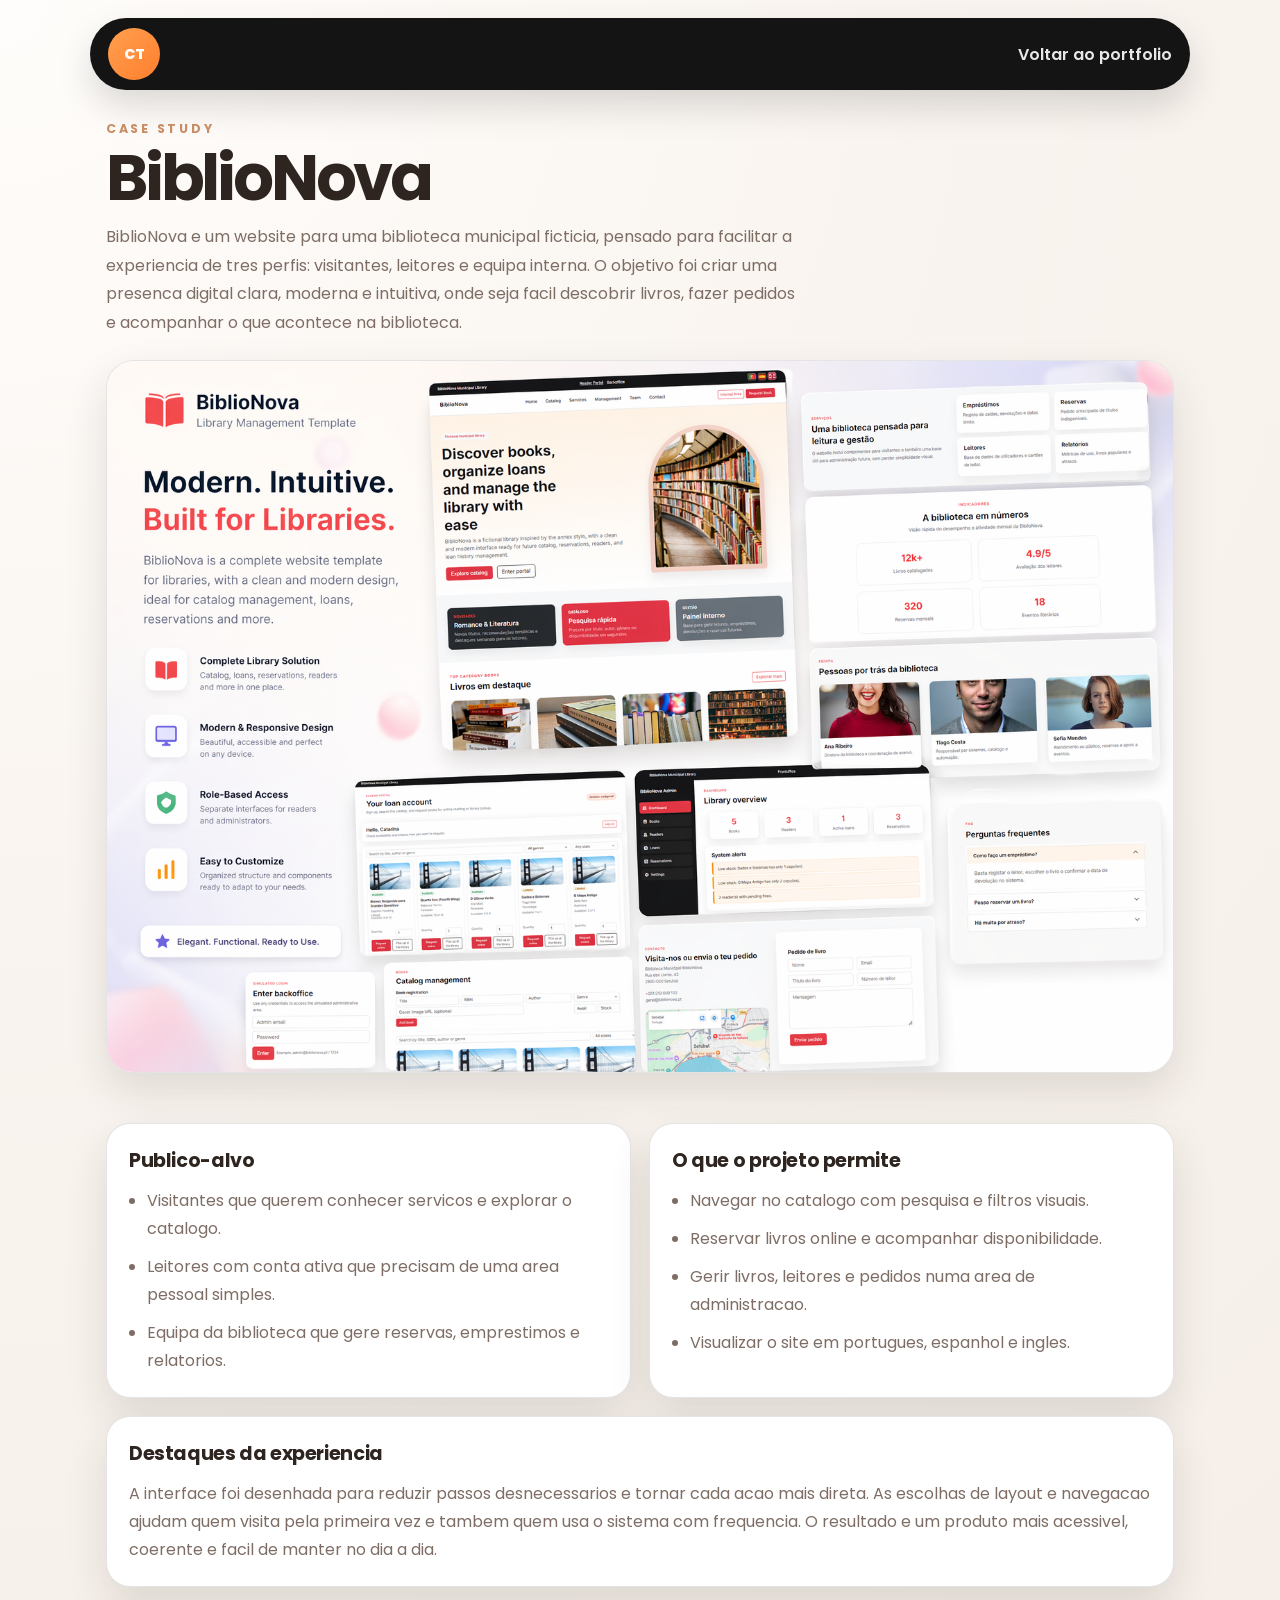
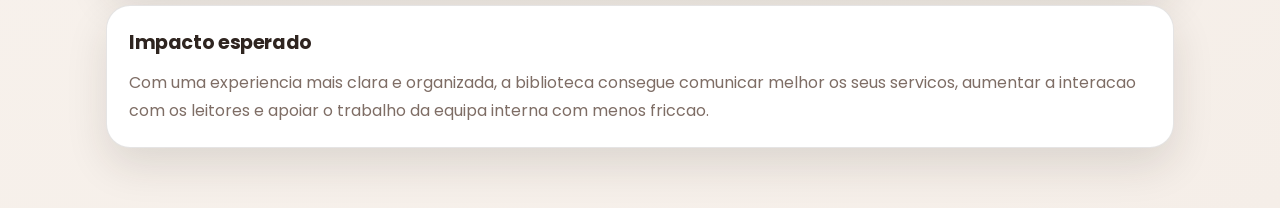
<file: projects/biblio-nova.html>
<!DOCTYPE html>
<html lang="pt-PT">
<head>
  <meta charset="UTF-8" />
  <meta name="viewport" content="width=device-width, initial-scale=1.0" />
  <title>BiblioNova | Projeto</title>
  <link rel="preconnect" href="https://fonts.googleapis.com">
  <link rel="preconnect" href="https://fonts.gstatic.com" crossorigin>
  <link href="https://fonts.googleapis.com/css2?family=Inter:wght@400;500;600;700;800&family=Poppins:wght@400;500;600;700;800&display=swap" rel="stylesheet">
  <link rel="stylesheet" href="project-page.css" />
</head>
<body>
  <header class="project-topbar">
    <div class="container project-topbar-inner">
      <a class="brand" href="../index.html#projects">CT</a>
      <a class="nav-back" href="../index.html#projects">Voltar ao portfolio</a>
    </div>
  </header>

  <main class="container">
    <section class="hero">
      <p class="eyebrow">Case Study</p>
      <h1>BiblioNova</h1>
      <p class="hero-text">BiblioNova e um website para uma biblioteca municipal ficticia, pensado para facilitar a experiencia de tres perfis: visitantes, leitores e equipa interna. O objetivo foi criar uma presenca digital clara, moderna e intuitiva, onde seja facil descobrir livros, fazer pedidos e acompanhar o que acontece na biblioteca.</p>
      <div class="hero-media">
        <img src="../assets/projects/biblio-nova.png" alt="Preview do projeto BiblioNova" />
      </div>
    </section>

    <section class="grid">
      <article class="card">
        <h2>Publico-alvo</h2>
        <ul>
          <li>Visitantes que querem conhecer servicos e explorar o catalogo.</li>
          <li>Leitores com conta ativa que precisam de uma area pessoal simples.</li>
          <li>Equipa da biblioteca que gere reservas, emprestimos e relatorios.</li>
        </ul>
      </article>

      <article class="card">
        <h2>O que o projeto permite</h2>
        <ul>
          <li>Navegar no catalogo com pesquisa e filtros visuais.</li>
          <li>Reservar livros online e acompanhar disponibilidade.</li>
          <li>Gerir livros, leitores e pedidos numa area de administracao.</li>
          <li>Visualizar o site em portugues, espanhol e ingles.</li>
        </ul>
      </article>

      <article class="card full">
        <h2>Destaques da experiencia</h2>
        <p>A interface foi desenhada para reduzir passos desnecessarios e tornar cada acao mais direta. As escolhas de layout e navegacao ajudam quem visita pela primeira vez e tambem quem usa o sistema com frequencia. O resultado e um produto mais acessivel, coerente e facil de manter no dia a dia.</p>
      </article>

      <article class="card full">
        <h2>Impacto esperado</h2>
        <p>Com uma experiencia mais clara e organizada, a biblioteca consegue comunicar melhor os seus servicos, aumentar a interacao com os leitores e apoiar o trabalho da equipa interna com menos friccao.</p>
      </article>
    </section>
  </main>
</body>
</html>
</file>
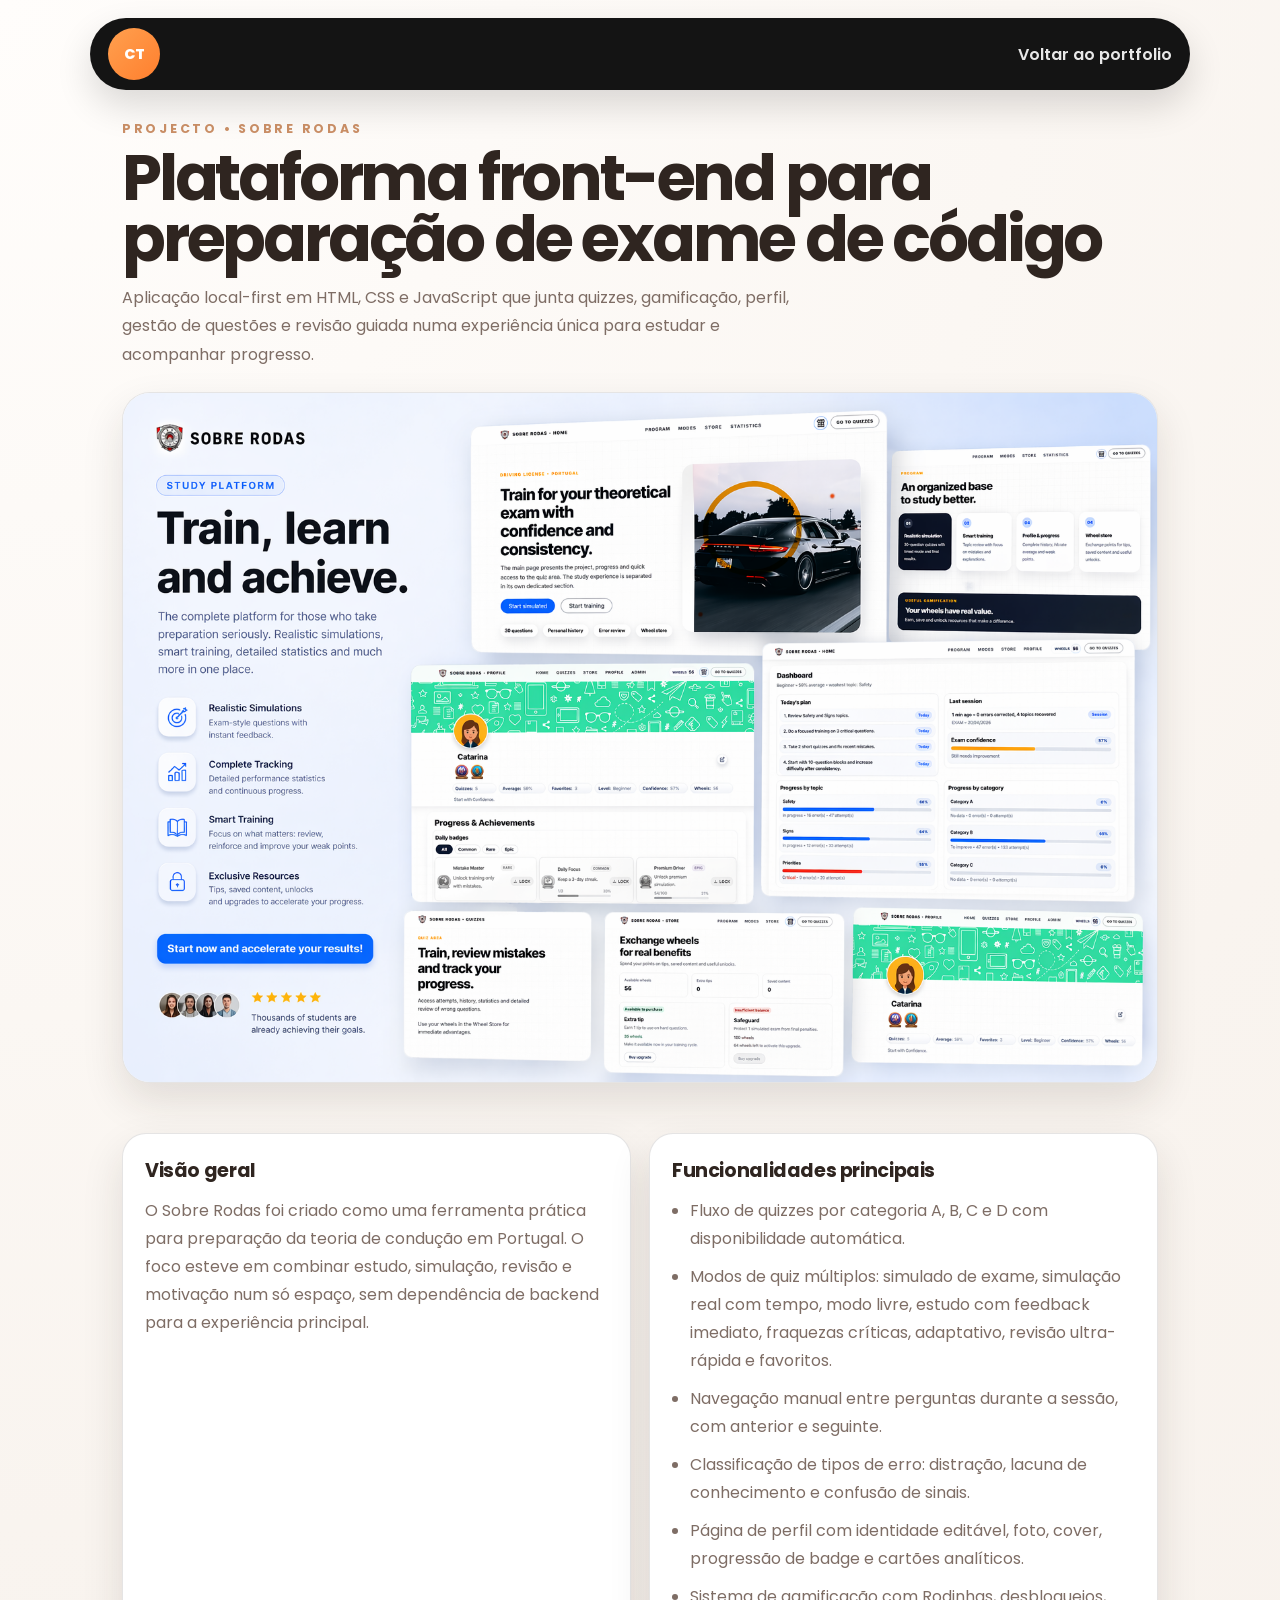
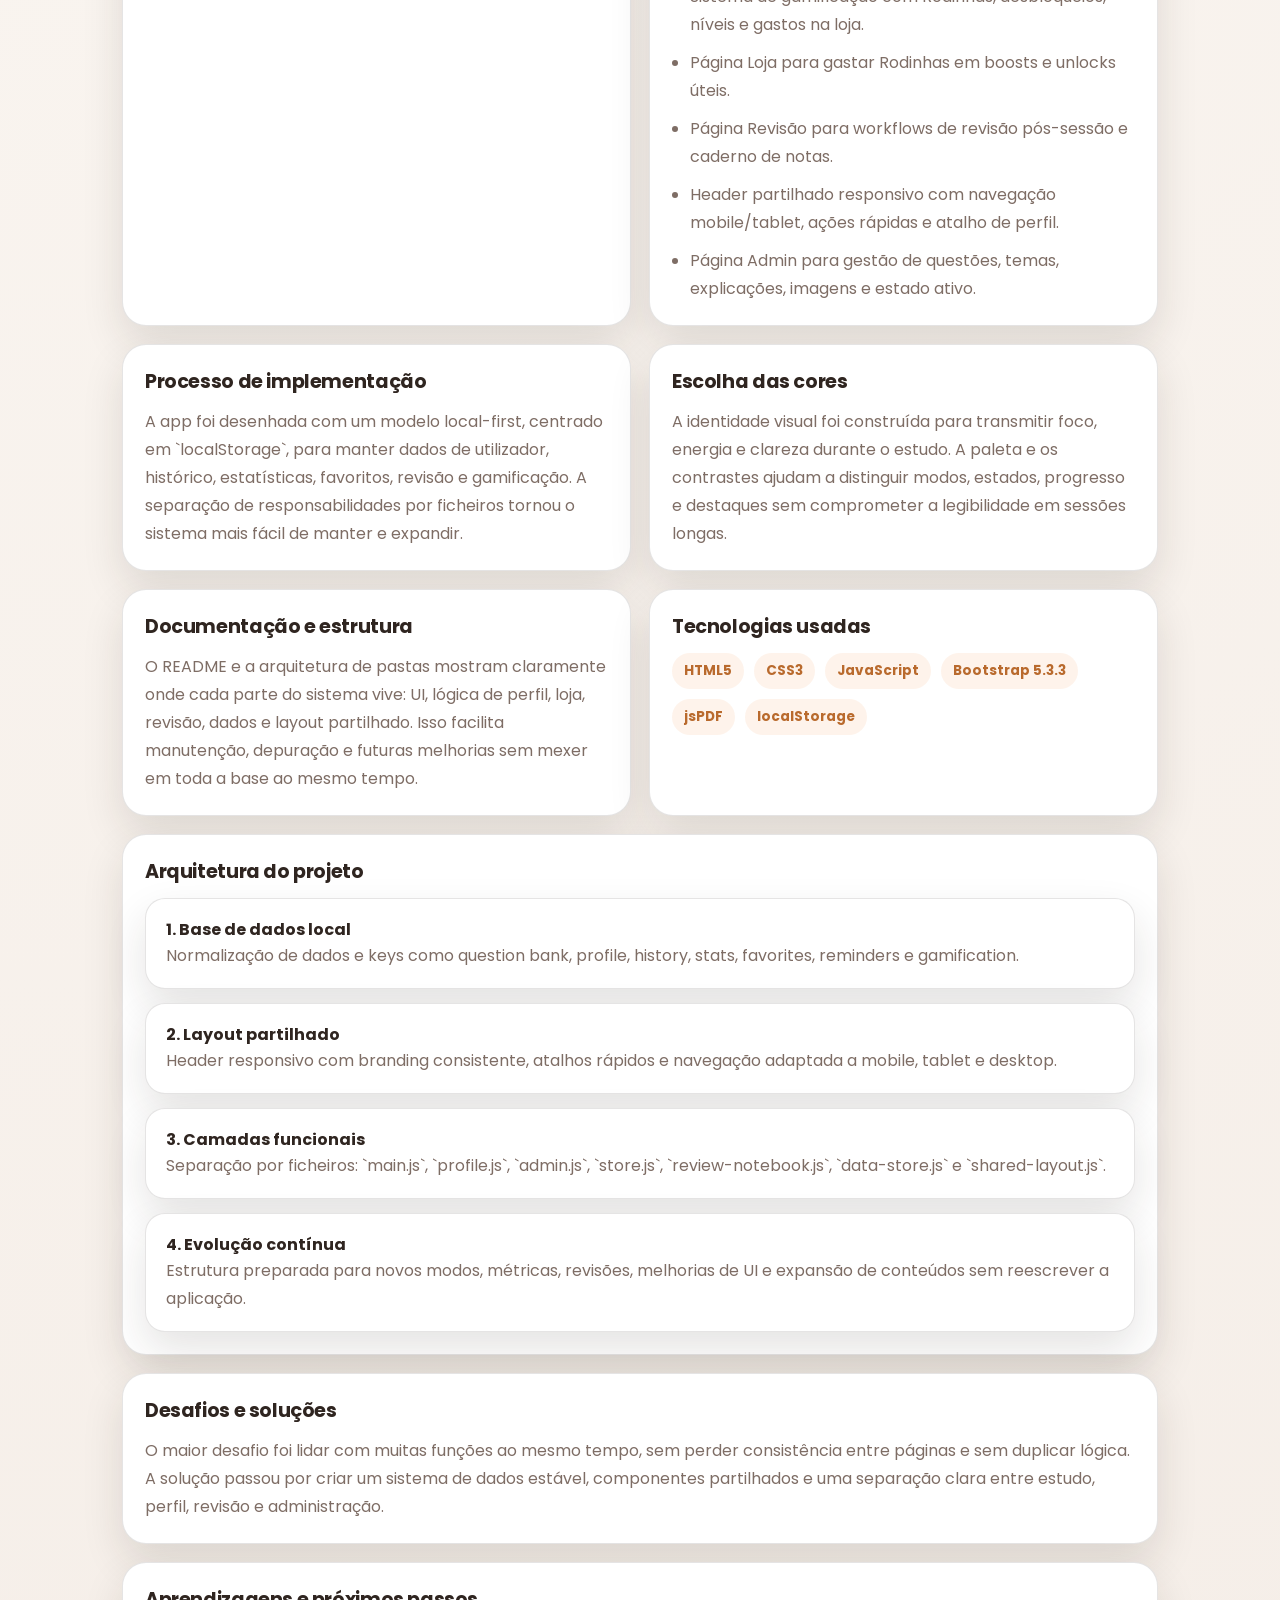
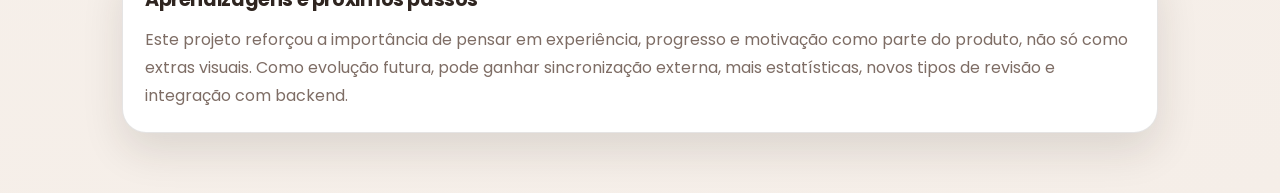
<file: projects/driving-quiz.html>
<!DOCTYPE html>
<html lang="pt-PT">
<head>
  <meta charset="UTF-8" />
  <meta name="viewport" content="width=device-width, initial-scale=1.0" />
  <title>App de Apoio a Carta | Projeto</title>
  <link rel="preconnect" href="https://fonts.googleapis.com">
  <link rel="preconnect" href="https://fonts.gstatic.com" crossorigin>
  <link href="https://fonts.googleapis.com/css2?family=Inter:wght@400;500;600;700;800&family=Poppins:wght@400;500;600;700;800&display=swap" rel="stylesheet">
  <link rel="stylesheet" href="project-page.css" />
</head>
<body>
  <header class="project-topbar">
    <div class="container project-topbar-inner">
      <a class="brand" href="../index.html#projects">CT</a>
      <a class="nav-back" href="../index.html#projects">Voltar ao portfolio</a>
    </div>
  </header>

  <main class="container">
    <section class="hero">
      <div class="container">
        <p class="eyebrow">Projecto • Sobre Rodas</p>
        <h1>Plataforma front-end para preparação de exame de código</h1>
        <p class="hero-text">Aplicação local-first em HTML, CSS e JavaScript que junta quizzes, gamificação, perfil, gestão de questões e revisão guiada numa experiência única para estudar e acompanhar progresso.</p>
        <div class="hero-media">
          <img src="../assets/projects/sobre-rodas.png" alt="Preview da aplicação Sobre Rodas" />
        </div>
      </div>
    </section>

    <section class="container grid">
      <article class="card">
        <h2>Visão geral</h2>
        <p>O Sobre Rodas foi criado como uma ferramenta prática para preparação da teoria de condução em Portugal. O foco esteve em combinar estudo, simulação, revisão e motivação num só espaço, sem dependência de backend para a experiência principal.</p>
      </article>

      <article class="card">
        <h2>Funcionalidades principais</h2>
        <ul>
          <li>Fluxo de quizzes por categoria A, B, C e D com disponibilidade automática.</li>
          <li>Modos de quiz múltiplos: simulado de exame, simulação real com tempo, modo livre, estudo com feedback imediato, fraquezas críticas, adaptativo, revisão ultra-rápida e favoritos.</li>
          <li>Navegação manual entre perguntas durante a sessão, com anterior e seguinte.</li>
          <li>Classificação de tipos de erro: distração, lacuna de conhecimento e confusão de sinais.</li>
          <li>Página de perfil com identidade editável, foto, cover, progressão de badge e cartões analíticos.</li>
          <li>Sistema de gamificação com Rodinhas, desbloqueios, níveis e gastos na loja.</li>
          <li>Página Loja para gastar Rodinhas em boosts e unlocks úteis.</li>
          <li>Página Revisão para workflows de revisão pós-sessão e caderno de notas.</li>
          <li>Header partilhado responsivo com navegação mobile/tablet, ações rápidas e atalho de perfil.</li>
          <li>Página Admin para gestão de questões, temas, explicações, imagens e estado ativo.</li>
        </ul>
      </article>

      <article class="card">
        <h2>Processo de implementação</h2>
        <p>A app foi desenhada com um modelo local-first, centrado em `localStorage`, para manter dados de utilizador, histórico, estatísticas, favoritos, revisão e gamificação. A separação de responsabilidades por ficheiros tornou o sistema mais fácil de manter e expandir.</p>
      </article>

      <article class="card">
        <h2>Escolha das cores</h2>
        <p>A identidade visual foi construída para transmitir foco, energia e clareza durante o estudo. A paleta e os contrastes ajudam a distinguir modos, estados, progresso e destaques sem comprometer a legibilidade em sessões longas.</p>
      </article>

      <article class="card">
        <h2>Documentação e estrutura</h2>
        <p>O README e a arquitetura de pastas mostram claramente onde cada parte do sistema vive: UI, lógica de perfil, loja, revisão, dados e layout partilhado. Isso facilita manutenção, depuração e futuras melhorias sem mexer em toda a base ao mesmo tempo.</p>
      </article>

      <article class="card">
        <h2>Tecnologias usadas</h2>
        <div class="badge-row">
          <span class="badge">HTML5</span>
          <span class="badge">CSS3</span>
          <span class="badge">JavaScript</span>
          <span class="badge">Bootstrap 5.3.3</span>
          <span class="badge">jsPDF</span>
          <span class="badge">localStorage</span>
        </div>
      </article>

      <article class="card full">
        <h2>Arquitetura do projeto</h2>
        <div class="timeline">
          <div class="timeline-item">
            <strong>1. Base de dados local</strong>
            <p>Normalização de dados e keys como question bank, profile, history, stats, favorites, reminders e gamification.</p>
          </div>
          <div class="timeline-item">
            <strong>2. Layout partilhado</strong>
            <p>Header responsivo com branding consistente, atalhos rápidos e navegação adaptada a mobile, tablet e desktop.</p>
          </div>
          <div class="timeline-item">
            <strong>3. Camadas funcionais</strong>
            <p>Separação por ficheiros: `main.js`, `profile.js`, `admin.js`, `store.js`, `review-notebook.js`, `data-store.js` e `shared-layout.js`.</p>
          </div>
          <div class="timeline-item">
            <strong>4. Evolução contínua</strong>
            <p>Estrutura preparada para novos modos, métricas, revisões, melhorias de UI e expansão de conteúdos sem reescrever a aplicação.</p>
          </div>
        </div>
      </article>

      <article class="card full">
        <h2>Desafios e soluções</h2>
        <p>O maior desafio foi lidar com muitas funções ao mesmo tempo, sem perder consistência entre páginas e sem duplicar lógica. A solução passou por criar um sistema de dados estável, componentes partilhados e uma separação clara entre estudo, perfil, revisão e administração.</p>
      </article>

      <article class="card full">
        <h2>Aprendizagens e próximos passos</h2>
        <p>Este projeto reforçou a importância de pensar em experiência, progresso e motivação como parte do produto, não só como extras visuais. Como evolução futura, pode ganhar sincronização externa, mais estatísticas, novos tipos de revisão e integração com backend.</p>
      </article>
    </section>
  </main>
</body>
</html>
</file>
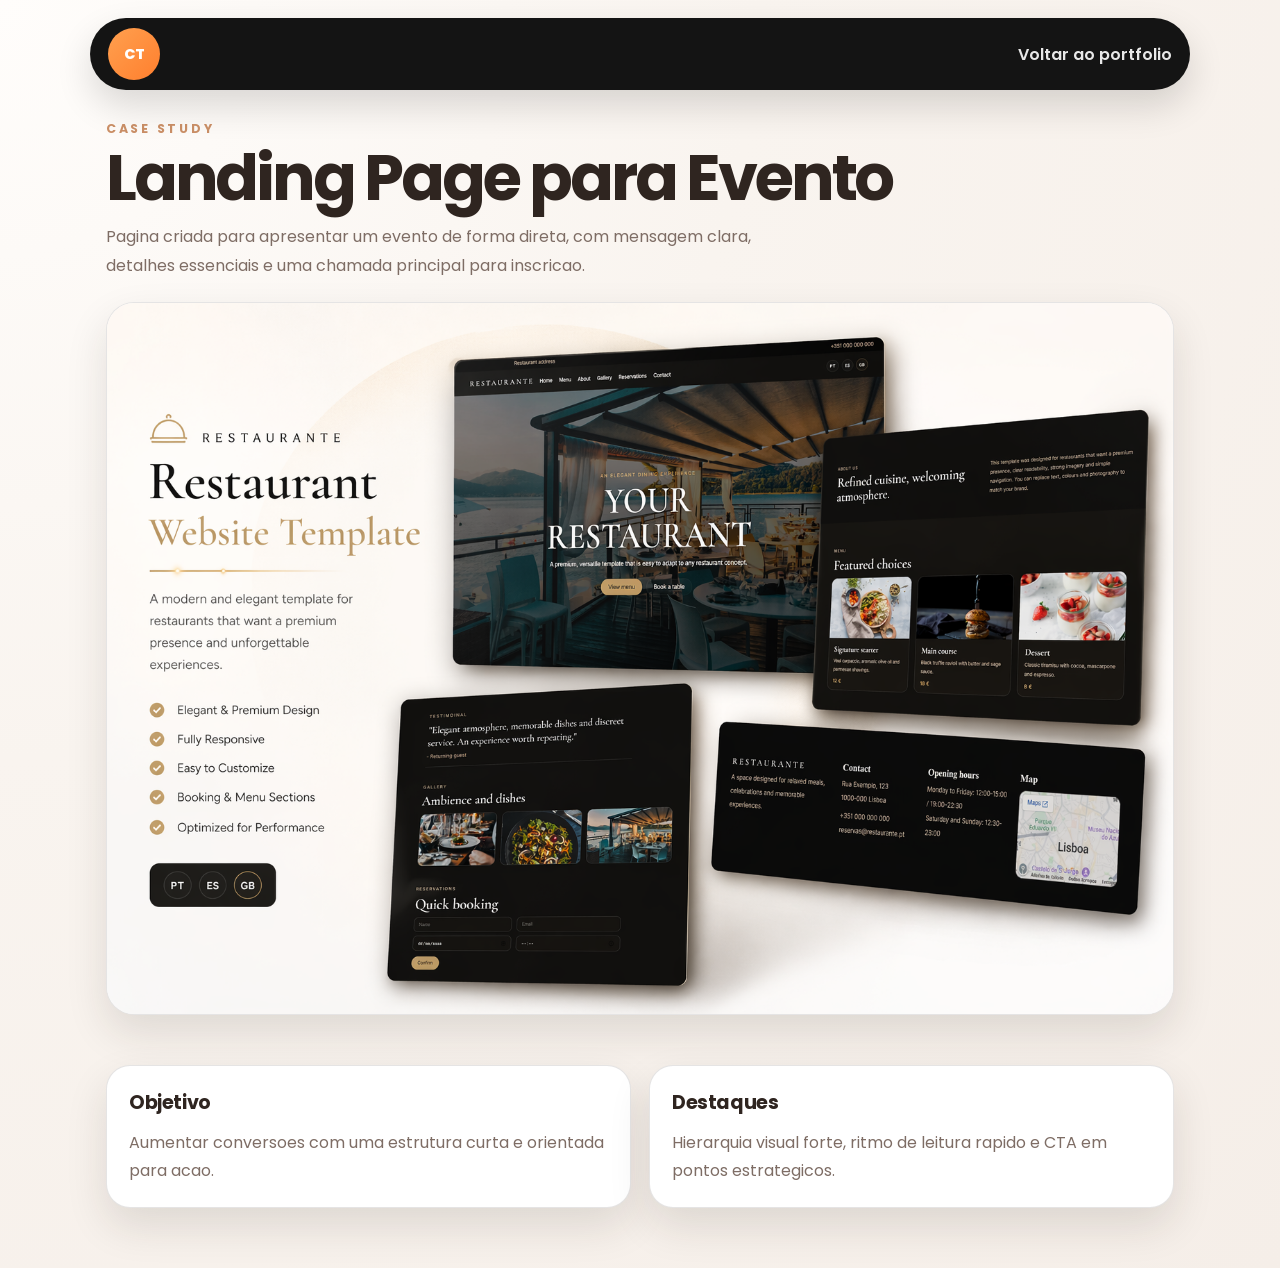
<file: projects/event-landing.html>
<!DOCTYPE html>
<html lang="pt-PT">
<head>
  <meta charset="UTF-8" />
  <meta name="viewport" content="width=device-width, initial-scale=1.0" />
  <title>Landing de Evento | Projeto</title>
  <link rel="preconnect" href="https://fonts.googleapis.com">
  <link rel="preconnect" href="https://fonts.gstatic.com" crossorigin>
  <link href="https://fonts.googleapis.com/css2?family=Inter:wght@400;500;600;700;800&family=Poppins:wght@400;500;600;700;800&display=swap" rel="stylesheet">
  <link rel="stylesheet" href="project-page.css" />
</head>
<body>
  <header class="project-topbar">
    <div class="container project-topbar-inner">
      <a class="brand" href="../index.html#projects">CT</a>
      <a class="nav-back" href="../index.html#projects">Voltar ao portfolio</a>
    </div>
  </header>

  <main class="container">
    <section class="hero">
      <p class="eyebrow">Case Study</p>
      <h1>Landing Page para Evento</h1>
      <p class="hero-text">Pagina criada para apresentar um evento de forma direta, com mensagem clara, detalhes essenciais e uma chamada principal para inscricao.</p>
      <div class="hero-media">
        <img src="../assets/projects/your-restaurant-2.png" alt="Preview ilustrativo da landing page" />
      </div>
    </section>

    <section class="grid">
      <article class="card"><h2>Objetivo</h2><p>Aumentar conversoes com uma estrutura curta e orientada para acao.</p></article>
      <article class="card"><h2>Destaques</h2><p>Hierarquia visual forte, ritmo de leitura rapido e CTA em pontos estrategicos.</p></article>
    </section>
  </main>
</body>
</html>
</file>
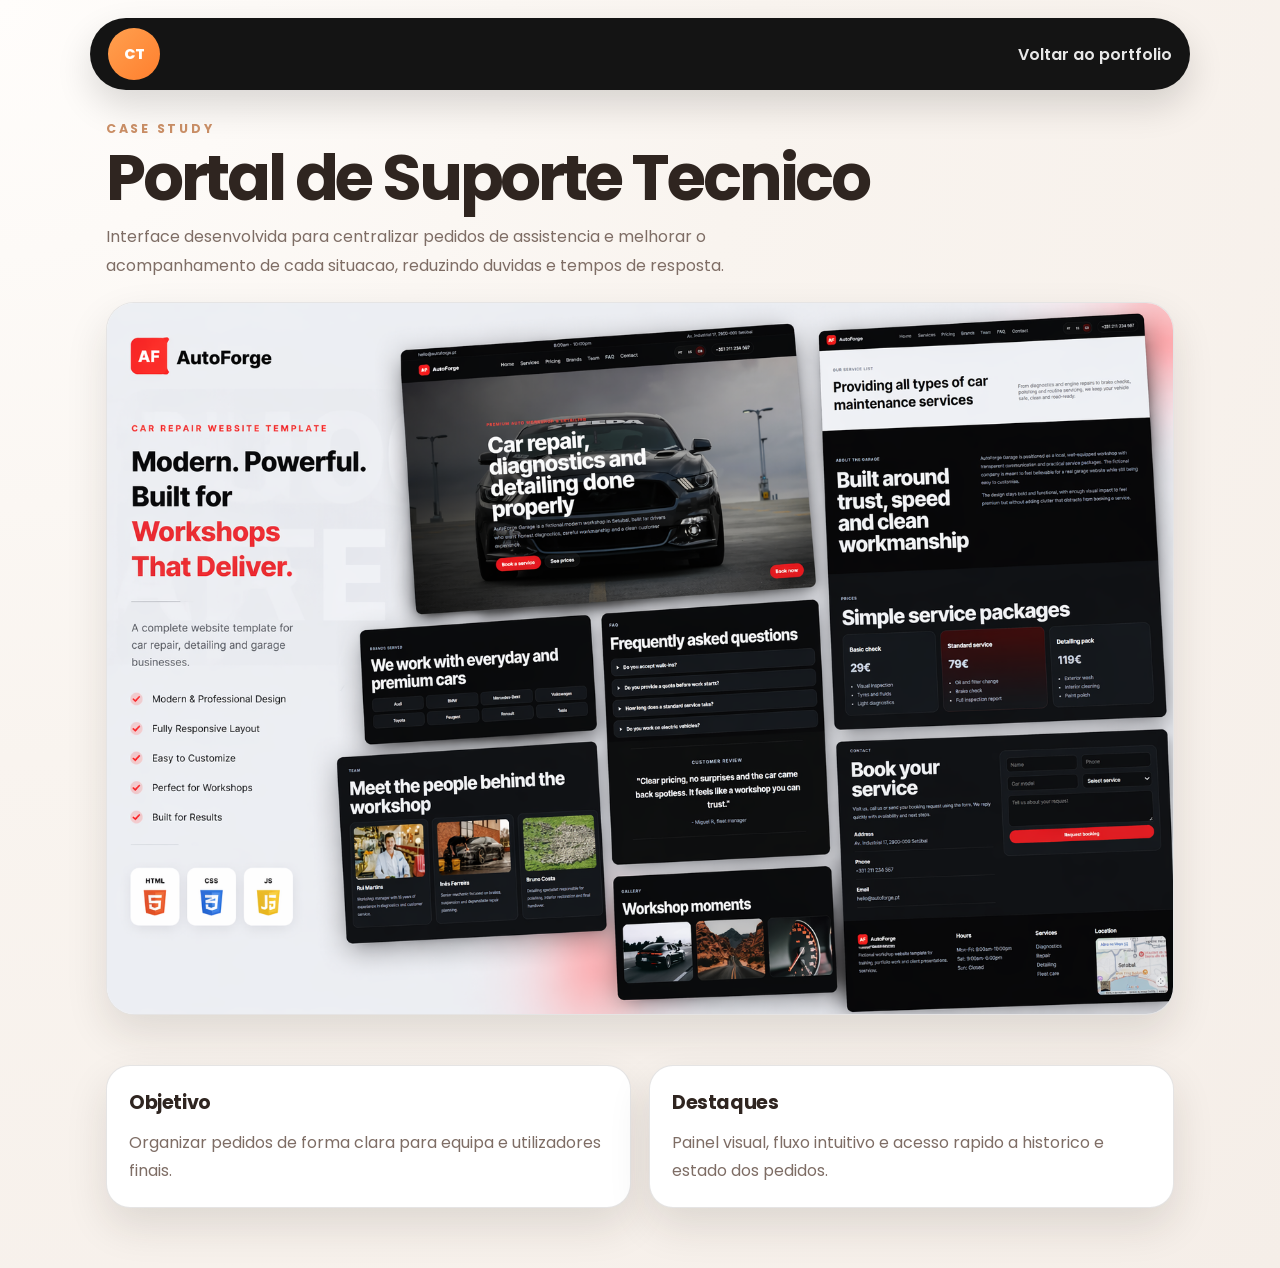
<file: projects/repair-shop.html>
<!DOCTYPE html>
<html lang="pt-PT">
<head>
  <meta charset="UTF-8" />
  <meta name="viewport" content="width=device-width, initial-scale=1.0" />
  <title>Portal de Suporte | Projeto</title>
  <link rel="preconnect" href="https://fonts.googleapis.com">
  <link rel="preconnect" href="https://fonts.gstatic.com" crossorigin>
  <link href="https://fonts.googleapis.com/css2?family=Inter:wght@400;500;600;700;800&family=Poppins:wght@400;500;600;700;800&display=swap" rel="stylesheet">
  <link rel="stylesheet" href="project-page.css" />
</head>
<body>
  <header class="project-topbar">
    <div class="container project-topbar-inner">
      <a class="brand" href="../index.html#projects">CT</a>
      <a class="nav-back" href="../index.html#projects">Voltar ao portfolio</a>
    </div>
  </header>

  <main class="container">
    <section class="hero">
      <p class="eyebrow">Case Study</p>
      <h1>Portal de Suporte Tecnico</h1>
      <p class="hero-text">Interface desenvolvida para centralizar pedidos de assistencia e melhorar o acompanhamento de cada situacao, reduzindo duvidas e tempos de resposta.</p>
      <div class="hero-media">
        <img src="../assets/projects/repair-shop.png" alt="Preview do portal de suporte" />
      </div>
    </section>

    <section class="grid">
      <article class="card"><h2>Objetivo</h2><p>Organizar pedidos de forma clara para equipa e utilizadores finais.</p></article>
      <article class="card"><h2>Destaques</h2><p>Painel visual, fluxo intuitivo e acesso rapido a historico e estado dos pedidos.</p></article>
    </section>
  </main>
</body>
</html>
</file>
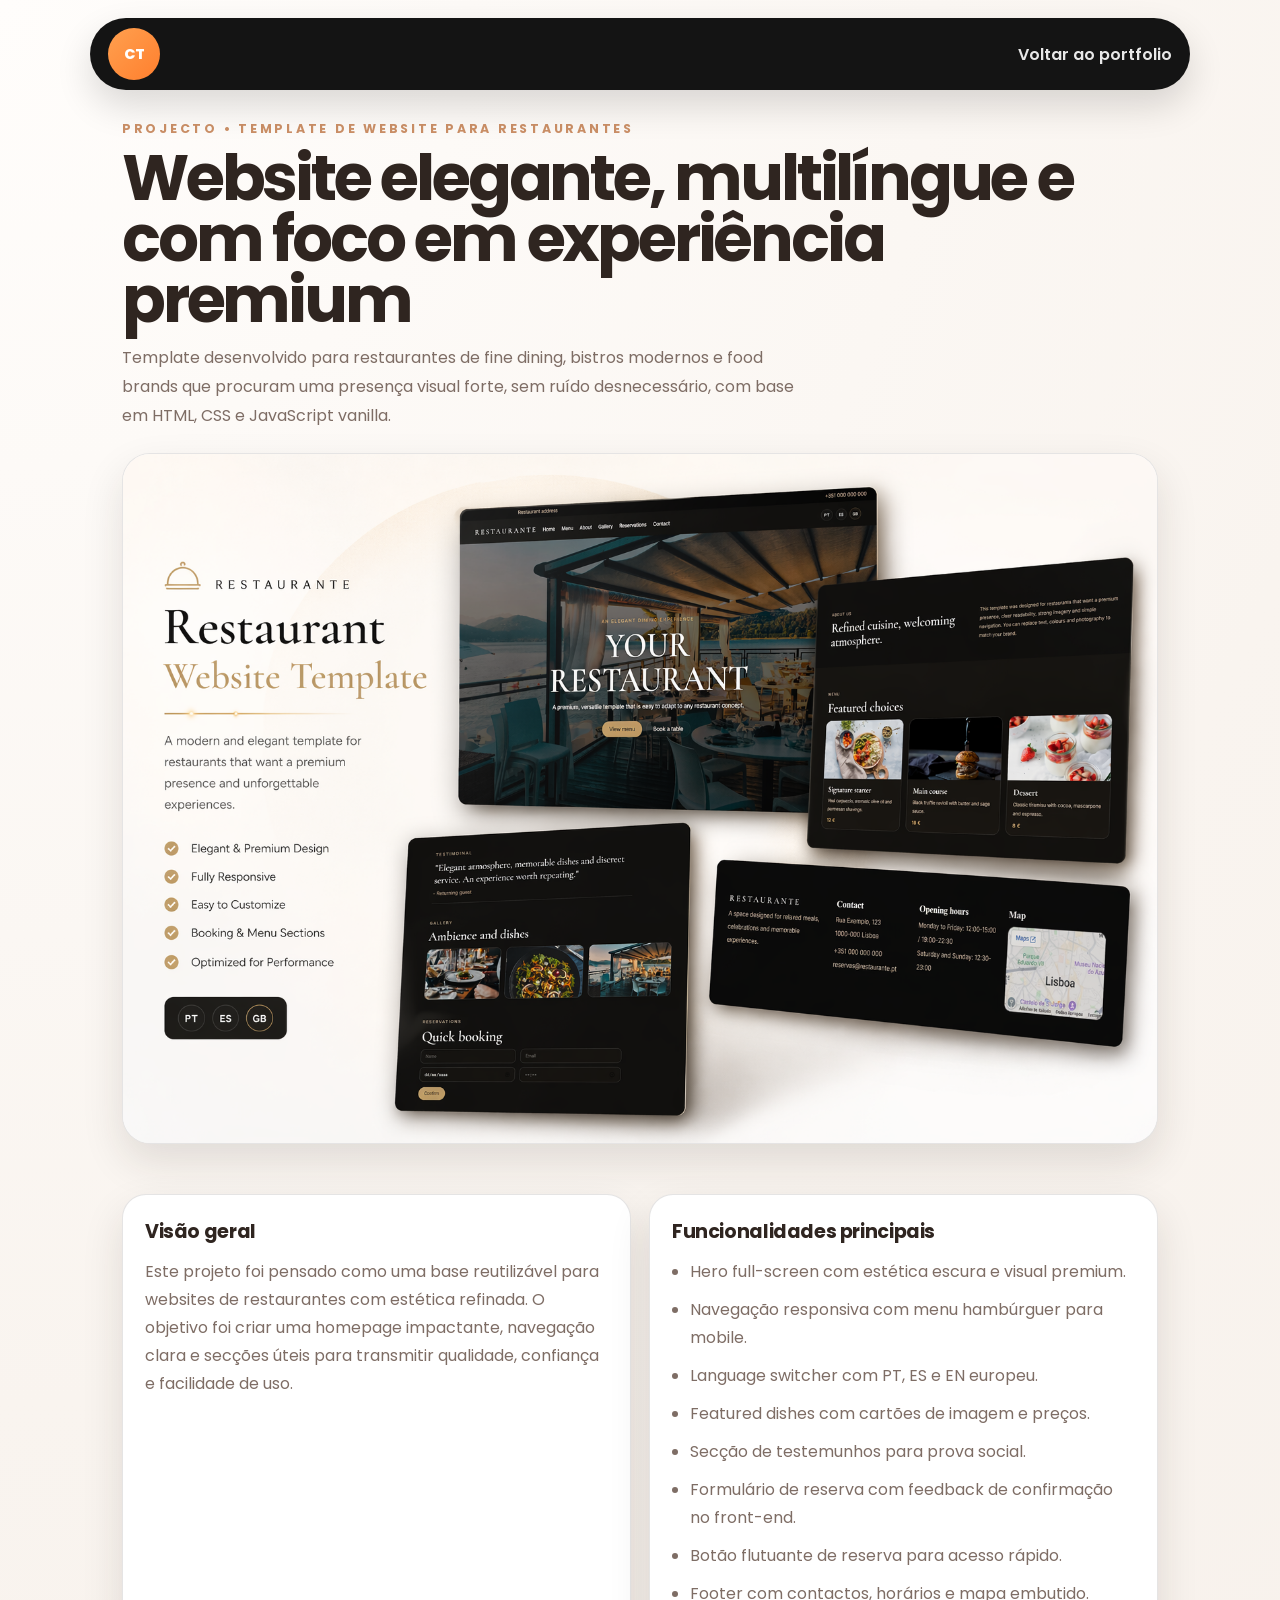
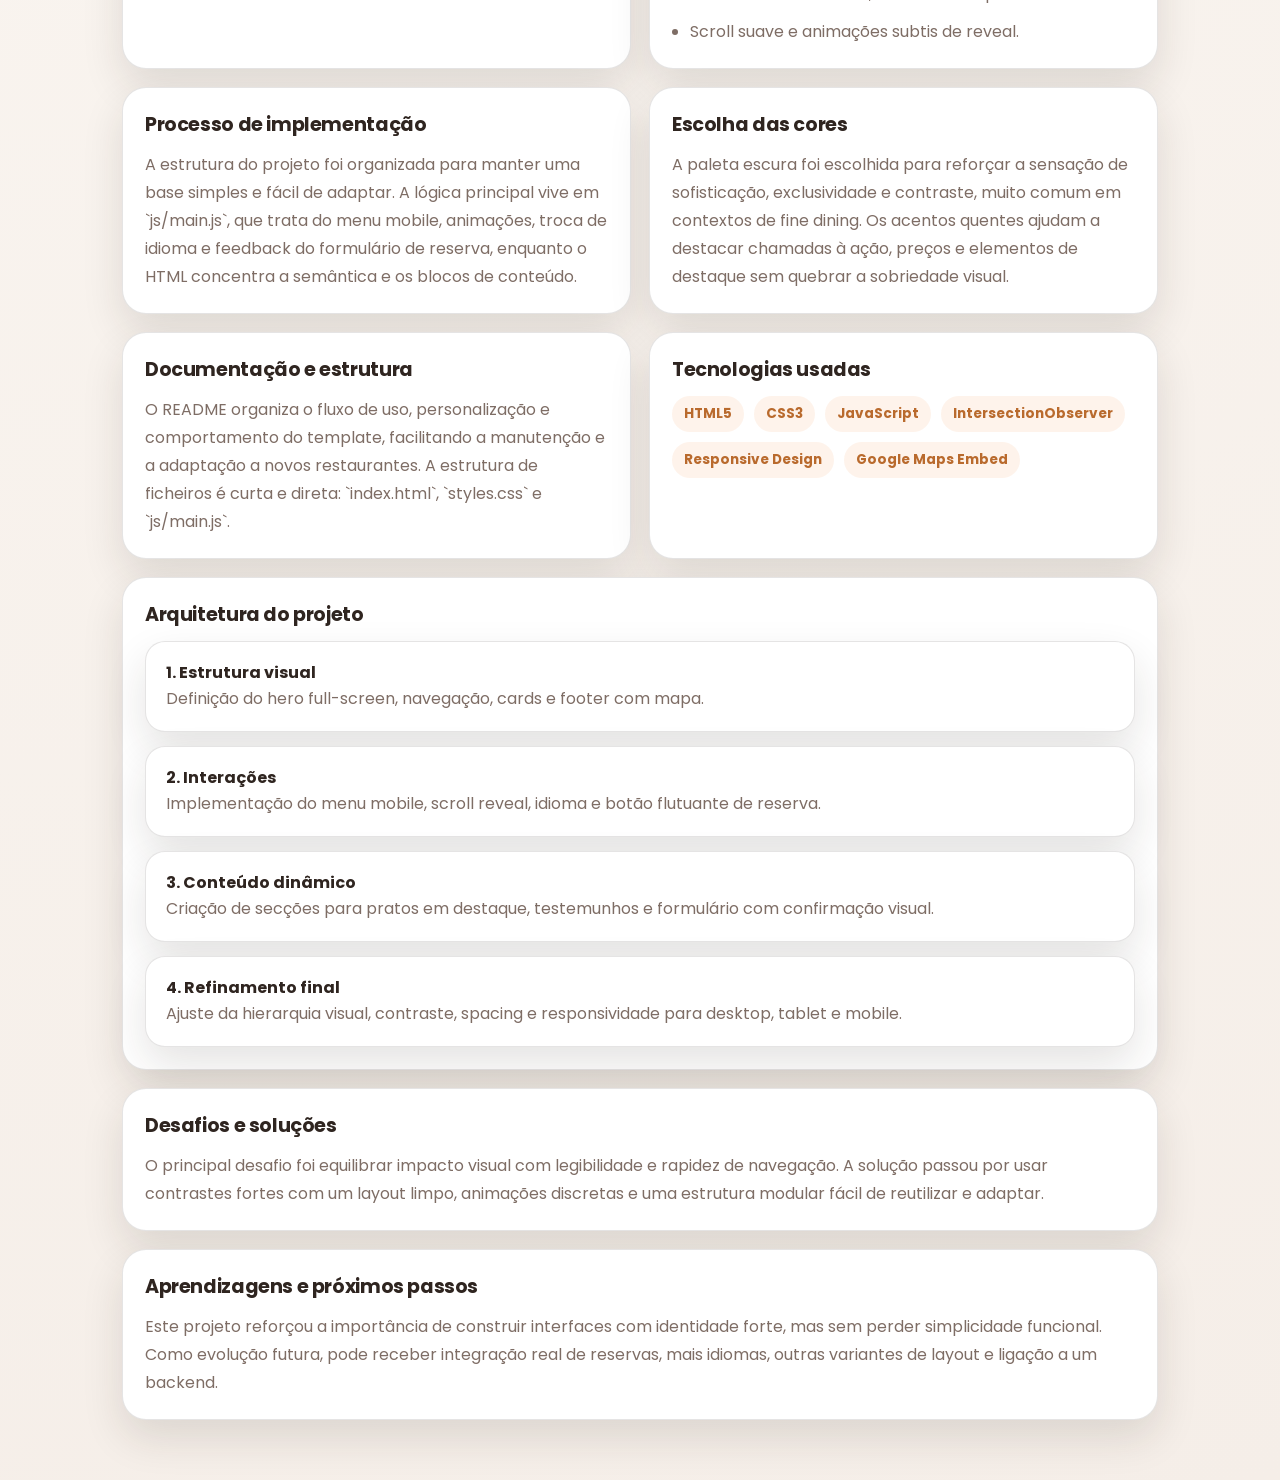
<file: projects/your-restaurant-signature.html>
<!DOCTYPE html>
<html lang="pt-PT">
<head>
  <meta charset="UTF-8" />
  <meta name="viewport" content="width=device-width, initial-scale=1.0" />
  <title>Apresentacao Gastronomica | Projeto</title>
  <link rel="preconnect" href="https://fonts.googleapis.com">
  <link rel="preconnect" href="https://fonts.gstatic.com" crossorigin>
  <link href="https://fonts.googleapis.com/css2?family=Inter:wght@400;500;600;700;800&family=Poppins:wght@400;500;600;700;800&display=swap" rel="stylesheet">
  <link rel="stylesheet" href="project-page.css" />
</head>
<body>
  <header class="project-topbar">
    <div class="container project-topbar-inner">
      <a class="brand" href="../index.html#projects">CT</a>
      <a class="nav-back" href="../index.html#projects">Voltar ao portfolio</a>
    </div>
  </header>

  <main class="container">
    <section class="hero">
      <div class="container">
        <p class="eyebrow">Projecto • Template de Website para Restaurantes</p>
        <h1>Website elegante, multilíngue e com foco em experiência premium</h1>
        <p class="hero-text">Template desenvolvido para restaurantes de fine dining, bistros modernos e food brands que procuram uma presença visual forte, sem ruído desnecessário, com base em HTML, CSS e JavaScript vanilla.</p>
        <div class="hero-media">
          <img src="../assets/projects/your-restaurant-2.png" alt="Preview do website para restaurante" />
        </div>
      </div>
    </section>

    <section class="container grid">
      <article class="card">
        <h2>Visão geral</h2>
        <p>Este projeto foi pensado como uma base reutilizável para websites de restaurantes com estética refinada. O objetivo foi criar uma homepage impactante, navegação clara e secções úteis para transmitir qualidade, confiança e facilidade de uso.</p>
      </article>

      <article class="card">
        <h2>Funcionalidades principais</h2>
        <ul>
          <li>Hero full-screen com estética escura e visual premium.</li>
          <li>Navegação responsiva com menu hambúrguer para mobile.</li>
          <li>Language switcher com PT, ES e EN europeu.</li>
          <li>Featured dishes com cartões de imagem e preços.</li>
          <li>Secção de testemunhos para prova social.</li>
          <li>Formulário de reserva com feedback de confirmação no front-end.</li>
          <li>Botão flutuante de reserva para acesso rápido.</li>
          <li>Footer com contactos, horários e mapa embutido.</li>
          <li>Scroll suave e animações subtis de reveal.</li>
        </ul>
      </article>

      <article class="card">
        <h2>Processo de implementação</h2>
        <p>A estrutura do projeto foi organizada para manter uma base simples e fácil de adaptar. A lógica principal vive em `js/main.js`, que trata do menu mobile, animações, troca de idioma e feedback do formulário de reserva, enquanto o HTML concentra a semântica e os blocos de conteúdo.</p>
      </article>

      <article class="card">
        <h2>Escolha das cores</h2>
        <p>A paleta escura foi escolhida para reforçar a sensação de sofisticação, exclusividade e contraste, muito comum em contextos de fine dining. Os acentos quentes ajudam a destacar chamadas à ação, preços e elementos de destaque sem quebrar a sobriedade visual.</p>
      </article>

      <article class="card">
        <h2>Documentação e estrutura</h2>
        <p>O README organiza o fluxo de uso, personalização e comportamento do template, facilitando a manutenção e a adaptação a novos restaurantes. A estrutura de ficheiros é curta e direta: `index.html`, `styles.css` e `js/main.js`.</p>
      </article>

      <article class="card">
        <h2>Tecnologias usadas</h2>
        <div class="badge-row">
          <span class="badge">HTML5</span>
          <span class="badge">CSS3</span>
          <span class="badge">JavaScript</span>
          <span class="badge">IntersectionObserver</span>
          <span class="badge">Responsive Design</span>
          <span class="badge">Google Maps Embed</span>
        </div>
      </article>

      <article class="card full">
        <h2>Arquitetura do projeto</h2>
        <div class="timeline">
          <div class="timeline-item">
            <strong>1. Estrutura visual</strong>
            <p>Definição do hero full-screen, navegação, cards e footer com mapa.</p>
          </div>
          <div class="timeline-item">
            <strong>2. Interações</strong>
            <p>Implementação do menu mobile, scroll reveal, idioma e botão flutuante de reserva.</p>
          </div>
          <div class="timeline-item">
            <strong>3. Conteúdo dinâmico</strong>
            <p>Criação de secções para pratos em destaque, testemunhos e formulário com confirmação visual.</p>
          </div>
          <div class="timeline-item">
            <strong>4. Refinamento final</strong>
            <p>Ajuste da hierarquia visual, contraste, spacing e responsividade para desktop, tablet e mobile.</p>
          </div>
        </div>
      </article>

      <article class="card full">
        <h2>Desafios e soluções</h2>
        <p>O principal desafio foi equilibrar impacto visual com legibilidade e rapidez de navegação. A solução passou por usar contrastes fortes com um layout limpo, animações discretas e uma estrutura modular fácil de reutilizar e adaptar.</p>
      </article>

      <article class="card full">
        <h2>Aprendizagens e próximos passos</h2>
        <p>Este projeto reforçou a importância de construir interfaces com identidade forte, mas sem perder simplicidade funcional. Como evolução futura, pode receber integração real de reservas, mais idiomas, outras variantes de layout e ligação a um backend.</p>
      </article>
    </section>
  </main>
</body>
</html>
</file>
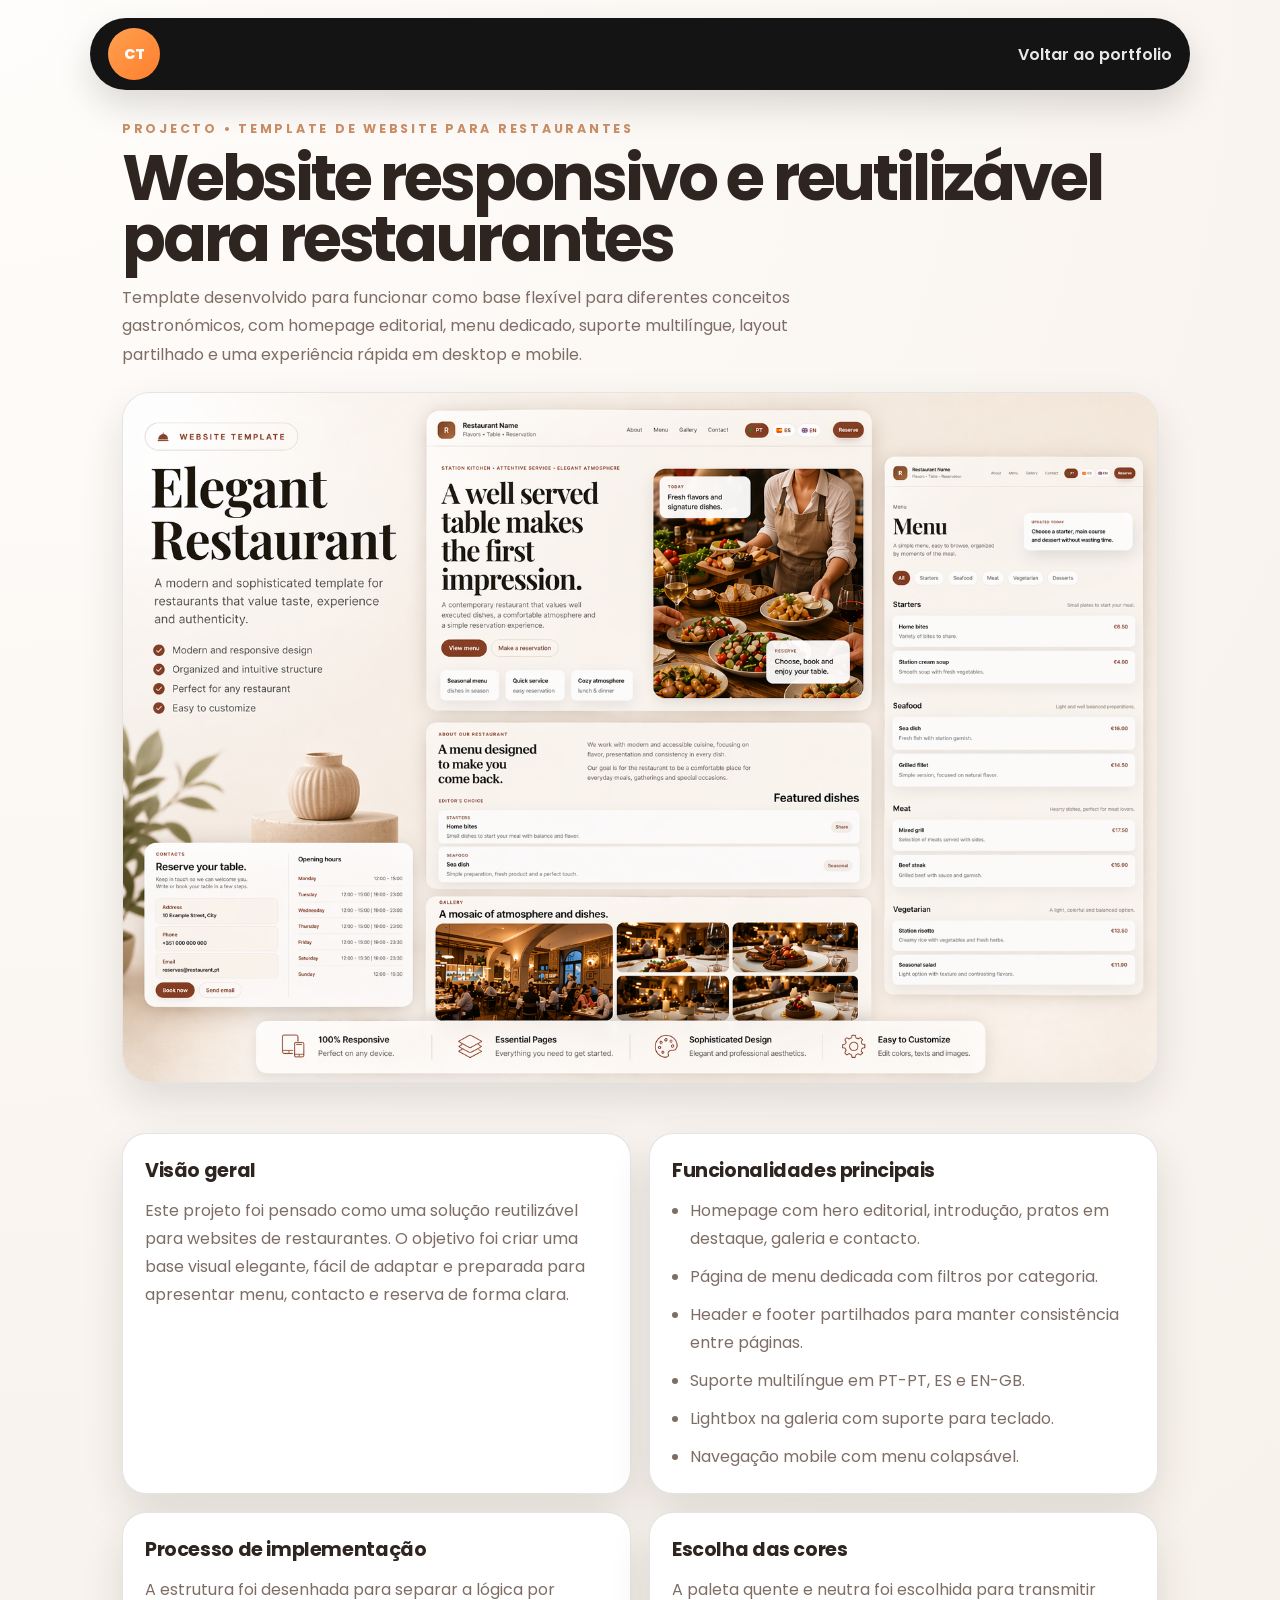
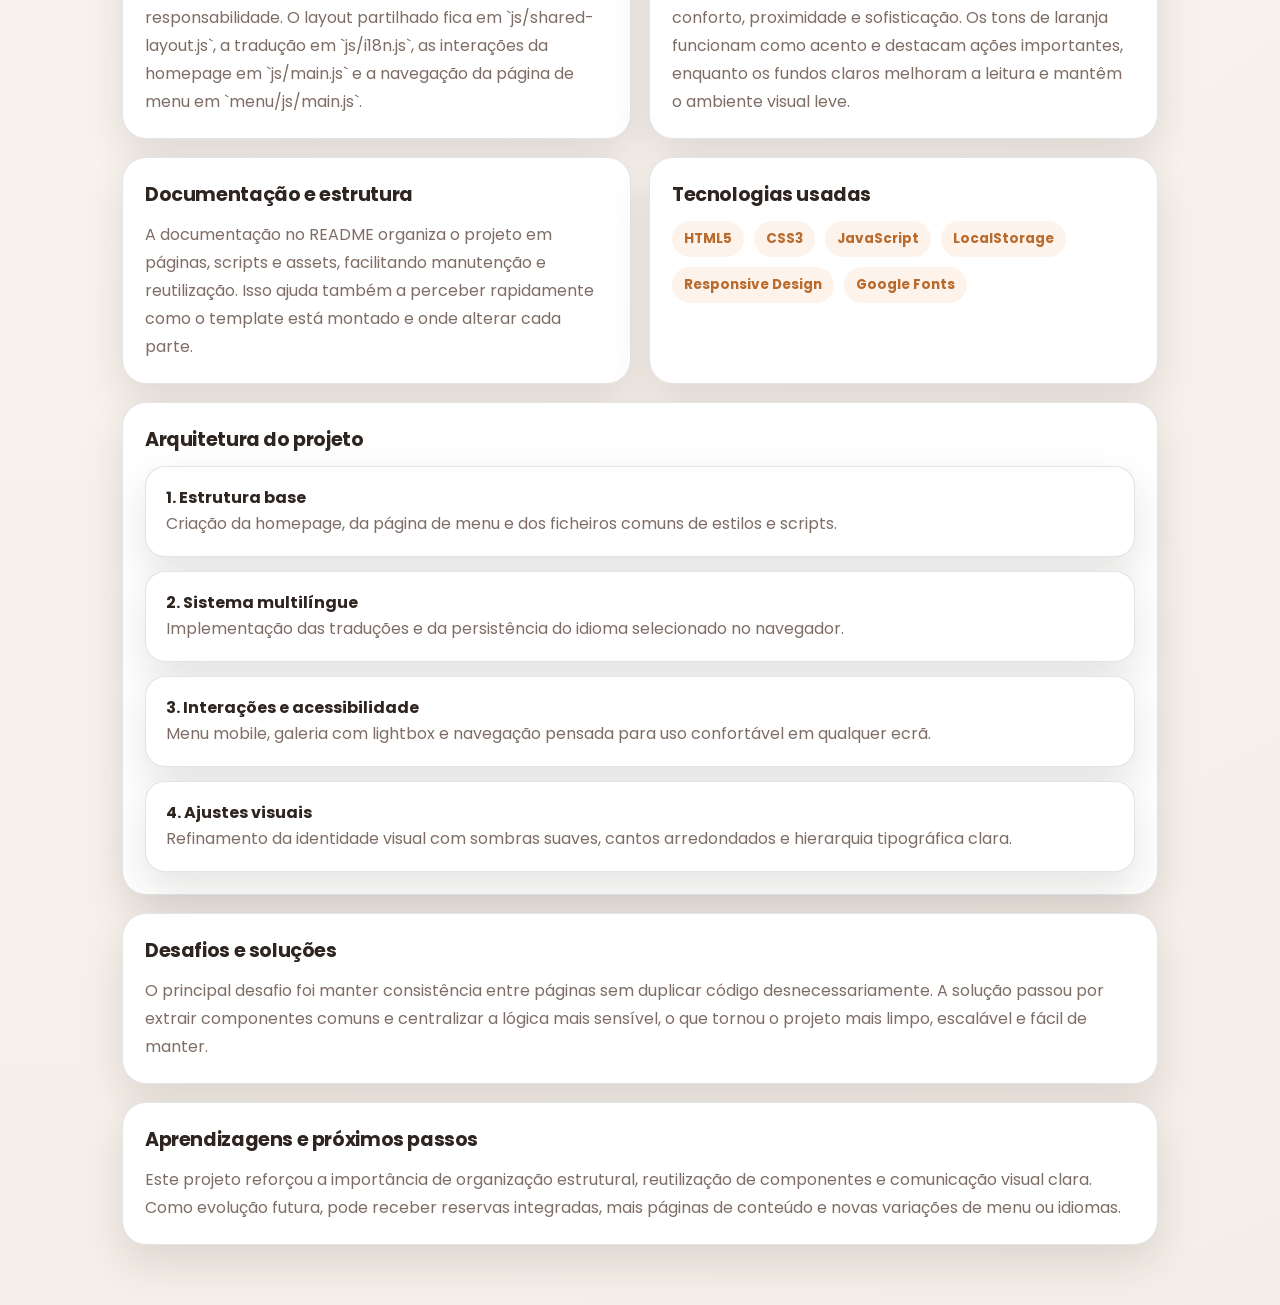
<file: projects/your-restaurant.html>
<!DOCTYPE html>
<html lang="pt-PT">
<head>
  <meta charset="UTF-8" />
  <meta name="viewport" content="width=device-width, initial-scale=1.0" />
  <title>Projeto Restaurante | Projeto</title>
  <link rel="preconnect" href="https://fonts.googleapis.com">
  <link rel="preconnect" href="https://fonts.gstatic.com" crossorigin>
  <link href="https://fonts.googleapis.com/css2?family=Inter:wght@400;500;600;700;800&family=Poppins:wght@400;500;600;700;800&display=swap" rel="stylesheet">
  <link rel="stylesheet" href="project-page.css" />
</head>
<body>
  <header class="project-topbar">
    <div class="container project-topbar-inner">
      <a class="brand" href="../index.html#projects">CT</a>
      <a class="nav-back" href="../index.html#projects">Voltar ao portfolio</a>
    </div>
  </header>

  <main class="container">
    <section class="hero">
      <div class="container">
        <p class="eyebrow">Projecto • Template de Website para Restaurantes</p>
        <h1>Website responsivo e reutilizável para restaurantes</h1>
        <p class="hero-text">Template desenvolvido para funcionar como base flexível para diferentes conceitos gastronómicos, com homepage editorial, menu dedicado, suporte multilíngue, layout partilhado e uma experiência rápida em desktop e mobile.</p>
        <div class="hero-media">
          <img src="../assets/projects/your-restaurant.png" alt="Preview do website para restaurante" />
        </div>
      </div>
    </section>

    <section class="container grid">
      <article class="card">
        <h2>Visão geral</h2>
        <p>Este projeto foi pensado como uma solução reutilizável para websites de restaurantes. O objetivo foi criar uma base visual elegante, fácil de adaptar e preparada para apresentar menu, contacto e reserva de forma clara.</p>
      </article>

      <article class="card">
        <h2>Funcionalidades principais</h2>
        <ul>
          <li>Homepage com hero editorial, introdução, pratos em destaque, galeria e contacto.</li>
          <li>Página de menu dedicada com filtros por categoria.</li>
          <li>Header e footer partilhados para manter consistência entre páginas.</li>
          <li>Suporte multilíngue em PT-PT, ES e EN-GB.</li>
          <li>Lightbox na galeria com suporte para teclado.</li>
          <li>Navegação mobile com menu colapsável.</li>
        </ul>
      </article>

      <article class="card">
        <h2>Processo de implementação</h2>
        <p>A estrutura foi desenhada para separar a lógica por responsabilidade. O layout partilhado fica em `js/shared-layout.js`, a tradução em `js/i18n.js`, as interações da homepage em `js/main.js` e a navegação da página de menu em `menu/js/main.js`.</p>
      </article>

      <article class="card">
        <h2>Escolha das cores</h2>
        <p>A paleta quente e neutra foi escolhida para transmitir conforto, proximidade e sofisticação. Os tons de laranja funcionam como acento e destacam ações importantes, enquanto os fundos claros melhoram a leitura e mantêm o ambiente visual leve.</p>
      </article>

      <article class="card">
        <h2>Documentação e estrutura</h2>
        <p>A documentação no README organiza o projeto em páginas, scripts e assets, facilitando manutenção e reutilização. Isso ajuda também a perceber rapidamente como o template está montado e onde alterar cada parte.</p>
      </article>

      <article class="card">
        <h2>Tecnologias usadas</h2>
        <div class="badge-row">
          <span class="badge">HTML5</span>
          <span class="badge">CSS3</span>
          <span class="badge">JavaScript</span>
          <span class="badge">LocalStorage</span>
          <span class="badge">Responsive Design</span>
          <span class="badge">Google Fonts</span>
        </div>
      </article>

      <article class="card full">
        <h2>Arquitetura do projeto</h2>
        <div class="timeline">
          <div class="timeline-item">
            <strong>1. Estrutura base</strong>
            <p>Criação da homepage, da página de menu e dos ficheiros comuns de estilos e scripts.</p>
          </div>
          <div class="timeline-item">
            <strong>2. Sistema multilíngue</strong>
            <p>Implementação das traduções e da persistência do idioma selecionado no navegador.</p>
          </div>
          <div class="timeline-item">
            <strong>3. Interações e acessibilidade</strong>
            <p>Menu mobile, galeria com lightbox e navegação pensada para uso confortável em qualquer ecrã.</p>
          </div>
          <div class="timeline-item">
            <strong>4. Ajustes visuais</strong>
            <p>Refinamento da identidade visual com sombras suaves, cantos arredondados e hierarquia tipográfica clara.</p>
          </div>
        </div>
      </article>

      <article class="card full">
        <h2>Desafios e soluções</h2>
        <p>O principal desafio foi manter consistência entre páginas sem duplicar código desnecessariamente. A solução passou por extrair componentes comuns e centralizar a lógica mais sensível, o que tornou o projeto mais limpo, escalável e fácil de manter.</p>
      </article>

      <article class="card full">
        <h2>Aprendizagens e próximos passos</h2>
        <p>Este projeto reforçou a importância de organização estrutural, reutilização de componentes e comunicação visual clara. Como evolução futura, pode receber reservas integradas, mais páginas de conteúdo e novas variações de menu ou idiomas.</p>
      </article>
    </section>
  </main>
</body>
</html>
</file>
<file: projects/project-page.css>
:root {
    --bg: #f8f5f2;
    --card: #ffffff;
    --text: #2f2520;
    --muted: #7e6d65;
    --accent: #f28d3d;
    --line: rgba(47, 37, 32, .12);
    --shadow: 0 18px 42px rgba(44, 30, 22, .12);
}

* {
    box-sizing: border-box;
}

html, body {
    width: 100%;
    overflow-x: hidden;
}

body {
    margin: 0;
    font-family: Poppins, Inter, sans-serif;
    color: var(--text);
    background: radial-gradient(circle at top left, #fffdfb 0, #f9f4ef 42%, #f5eee8 100%);
}

.container {
    width: min(1100px, 100%);
    margin: 0 auto;
    padding-inline: 16px;
}

.project-topbar {
    position: fixed;
    top: 0;
    left: 0;
    width: 100%;
    z-index: 100;
    padding: 18px 0 0;
}

.project-topbar-inner {
    min-height: 72px;
    border-radius: 999px;
    background: #141414;
    display: flex;
    align-items: center;
    justify-content: space-between;
    padding: 0 18px;
    box-shadow: 0 16px 36px rgba(0, 0, 0, .14);
}

.brand {
    width: 52px;
    height: 52px;
    border-radius: 50%;
    background: linear-gradient(135deg, #ffa04f, #ff7f2e);
    color: #fff;
    text-decoration: none;
    font-weight: 800;
    display: inline-flex;
    align-items: center;
    justify-content: center;
    font-size: .9rem;
}

.nav-back {
    color: rgba(255, 255, 255, .9);
    text-decoration: none;
    font-weight: 600;
}

.hero {
    padding: 34px 0 24px;
    padding-top: 120px;
}

.eyebrow {
    margin: 0;
    font-size: .78rem;
    letter-spacing: .22em;
    text-transform: uppercase;
    font-weight: 700;
    color: #cb8f66;
}

h1 {
    margin: 10px 0 14px;
    font-size: clamp(2.1rem, 5vw, 4.2rem);
    line-height: .95;
    letter-spacing: -.05em;
}

.hero-text {
    margin: 0;
    max-width: 70ch;
    color: var(--muted);
    line-height: 1.8;
}

.hero-media {
    margin-top: 22px;
    border-radius: 28px;
    overflow: hidden;
    border: 1px solid var(--line);
    box-shadow: var(--shadow);
    background: var(--card);
}

.hero-media img {
    width: 100%;
    display: block;
    object-fit: cover;
}

.grid {
    display: grid;
    grid-template-columns: repeat(2, 1fr);
    gap: 18px;
    margin: 26px 0 60px;
}

.card {
    background: var(--card);
    border: 1px solid var(--line);
    border-radius: 24px;
    box-shadow: var(--shadow);
    padding: 22px;
}

.card h2 {
    margin: 0 0 12px;
    font-size: 1.2rem;
    letter-spacing: -.02em;
}

.card p,
.card li {
    margin: 0;
    color: var(--muted);
    line-height: 1.75;
}

.card ul {
    margin: 0;
    padding-left: 18px;
    display: grid;
    gap: 10px;
}

.card.full {
    grid-column: 1 / -1;
}

.project-section {
  margin-top: 28px;
}

.project-section h2 {
  margin: 0 0 12px;
  font-size: 1.2rem;
  letter-spacing: -.02em;
}

.project-section p,
.project-section li {
  margin: 0;
  color: var(--muted);
  line-height: 1.8;
}

.project-section ul {
  margin: 0;
  padding-left: 18px;
  display: grid;
  gap: 10px;
}

.timeline {
  display: grid;
  gap: 14px;
}

.timeline-item {
  padding: 18px 20px;
  border-radius: 20px;
  background: #fff;
  border: 1px solid var(--line);
  box-shadow: var(--shadow);
}

.badge-row {
  display: flex;
  flex-wrap: wrap;
  gap: 10px;
}

.badge {
  padding: 8px 12px;
  border-radius: 999px;
  background: rgba(242, 141, 61, .10);
  color: #b96a2d;
  font-weight: 700;
  font-size: .85rem;
}

@media (max-width: 860px) {
    .grid {
        grid-template-columns: 1fr;
    }

    .project-topbar-inner {
        min-height: 64px;
    }
}
</file>
